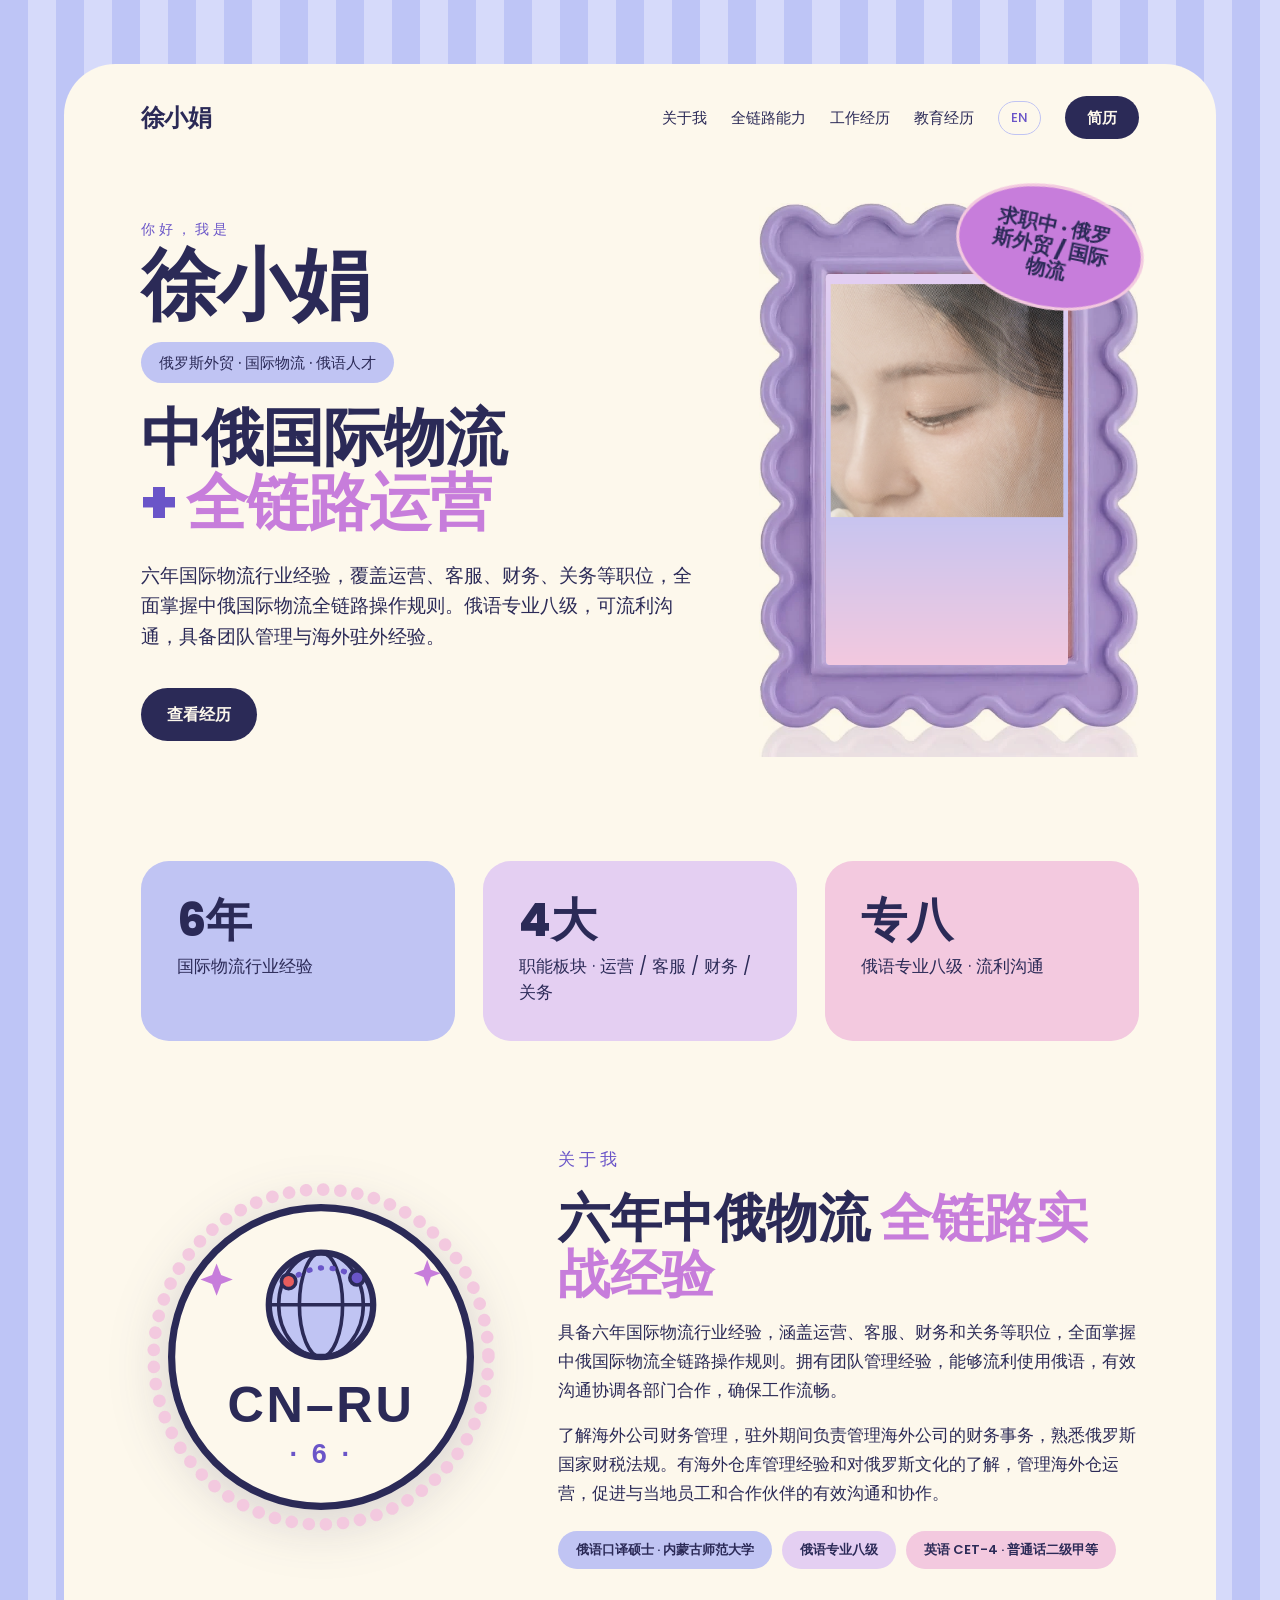
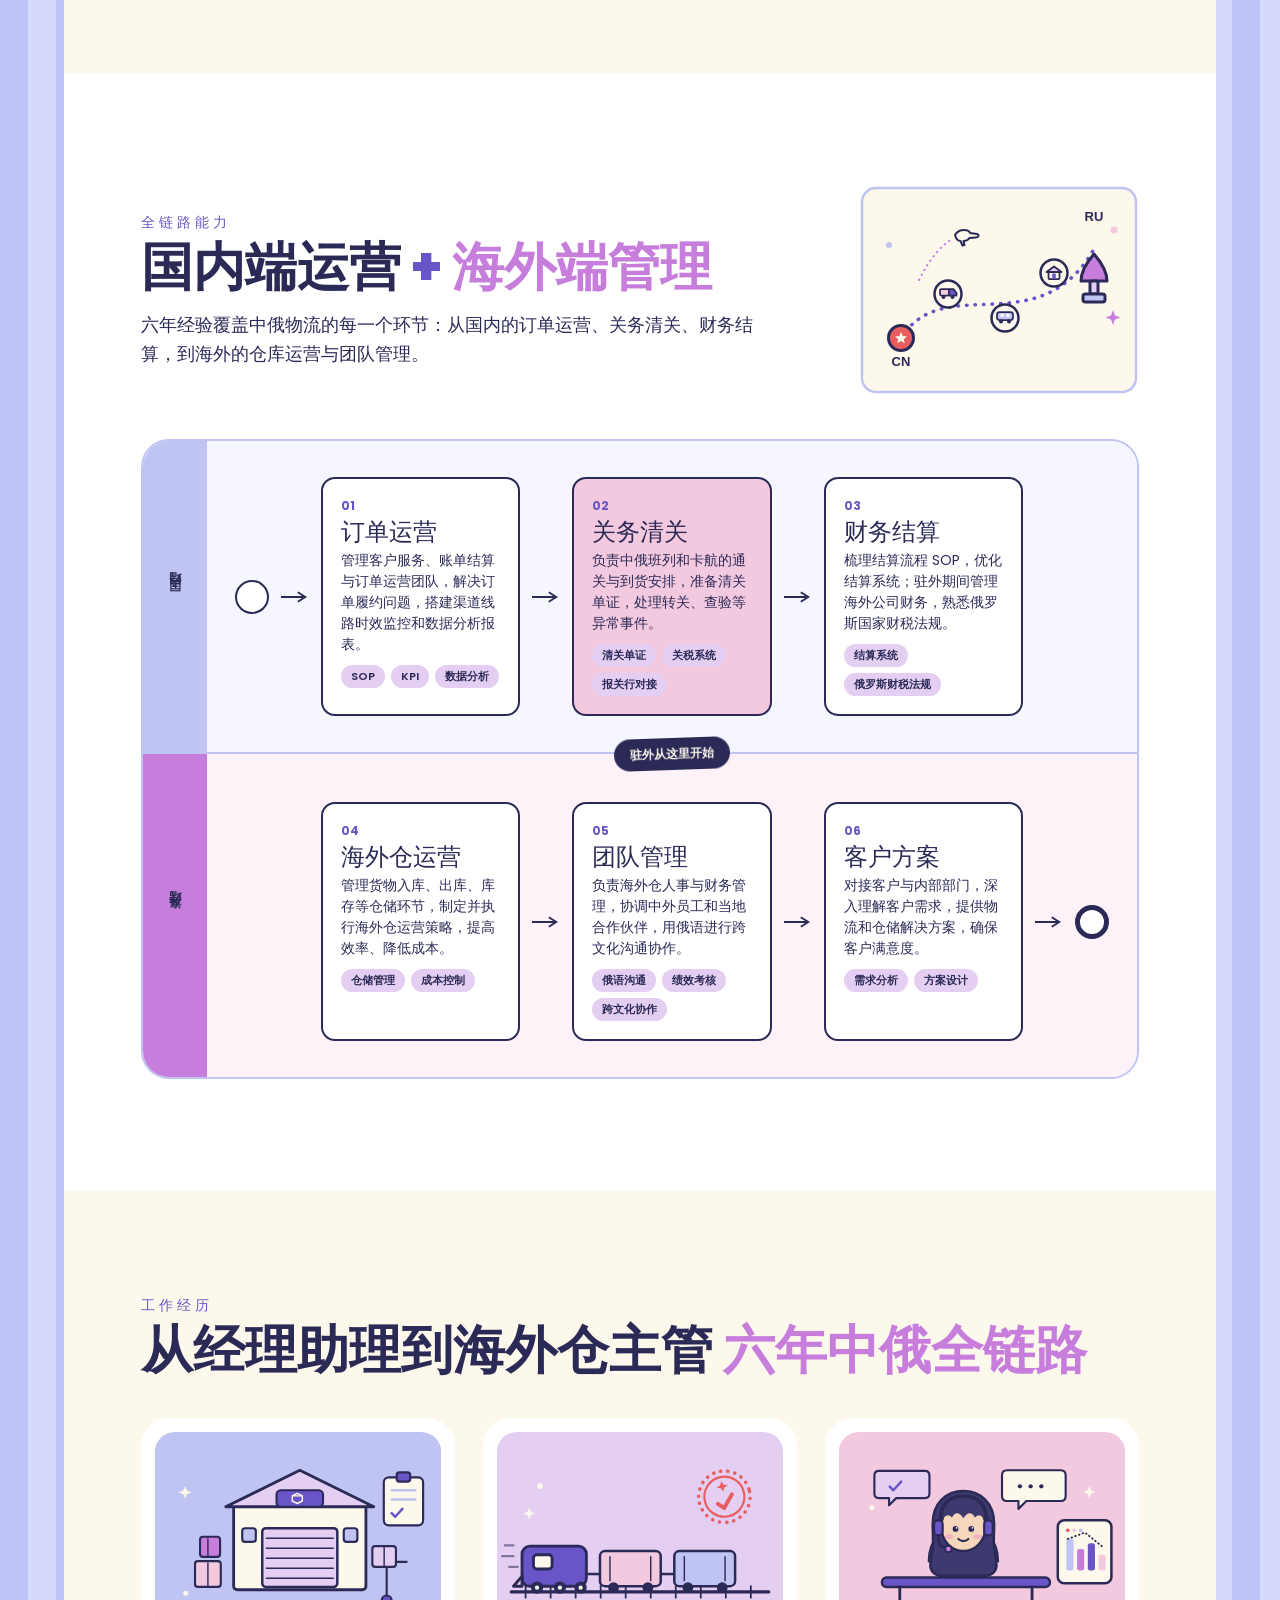
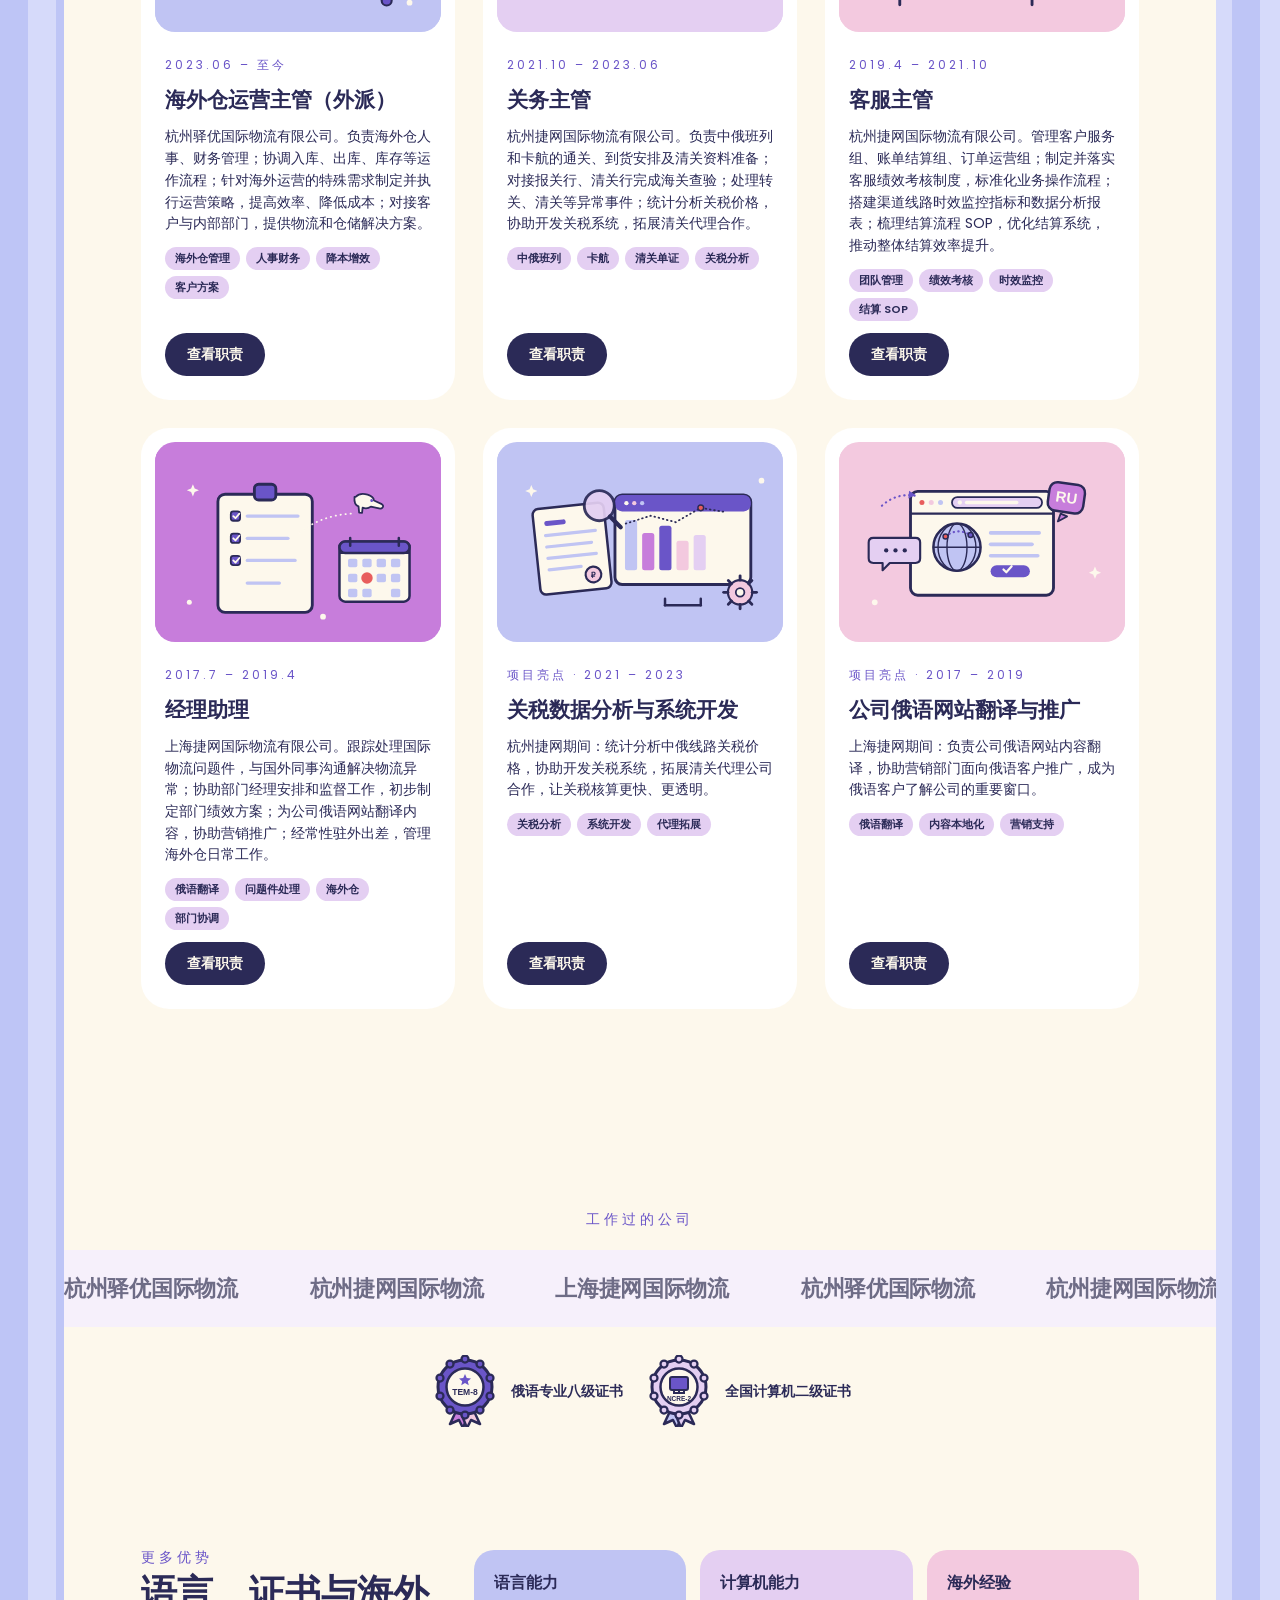
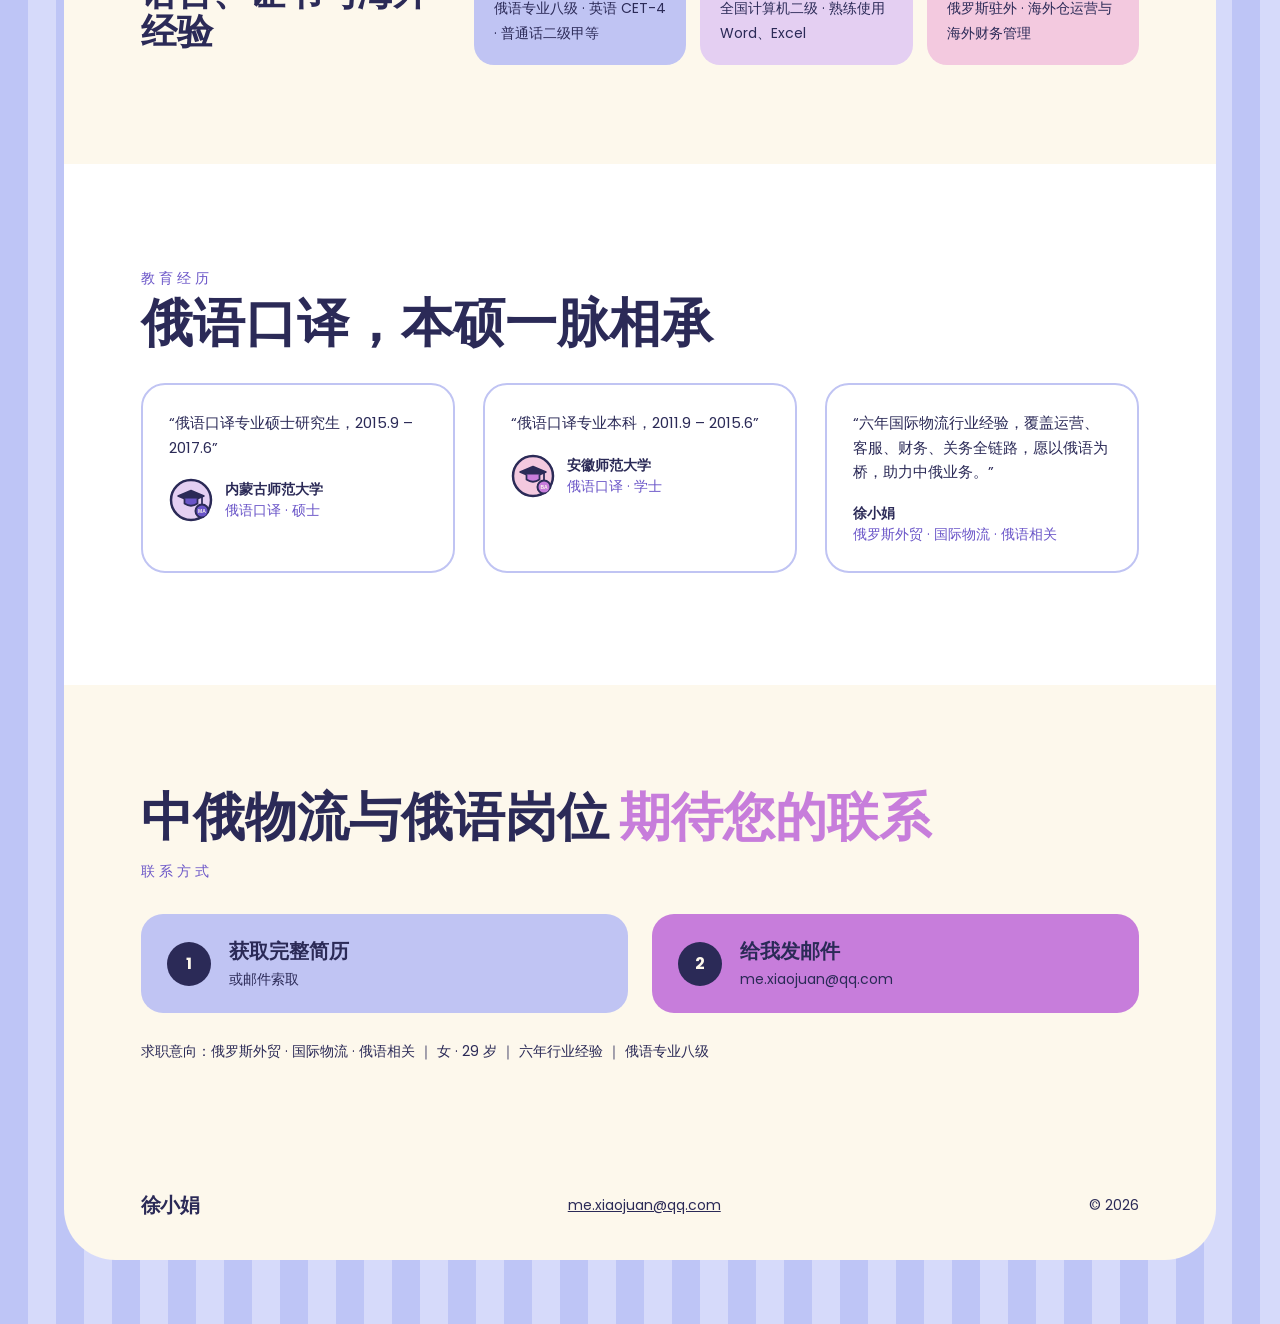
<file: index.html>
<!doctype html>
<html lang="zh-CN">
<head>
<meta charset="utf-8">
<meta name="viewport" content="width=device-width, initial-scale=1">
<title>徐小娟 Xu Xiaojuan · 中俄国际物流 / China–Russia Logistics / Логистика Китай–Россия</title>
<meta name="description" content="六年中俄国际物流全链路经验 · 俄语专业八级 · 6 years of China–Russia logistics · Russian TEM-8 · Шесть лет логистики Китай–Россия, русский TEM-8. 求职意向：俄罗斯外贸、国际物流、俄语相关岗位。">
<link rel="preconnect" href="https://fonts.googleapis.com">
<link rel="preconnect" href="https://fonts.gstatic.com" crossorigin>
<link href="https://fonts.googleapis.com/css2?family=Poppins:wght@400;500;600;700;800&display=swap" rel="stylesheet">
<link rel="stylesheet" href="styles.css?v=2">
</head>
<body>
<div class="page"><main class="sheet" id="app" aria-live="polite"><p class="pad" style="padding-top:48px">Loading…</p></main></div>
<script src="app.js?v=2"></script>
</body>
</html>
</file>
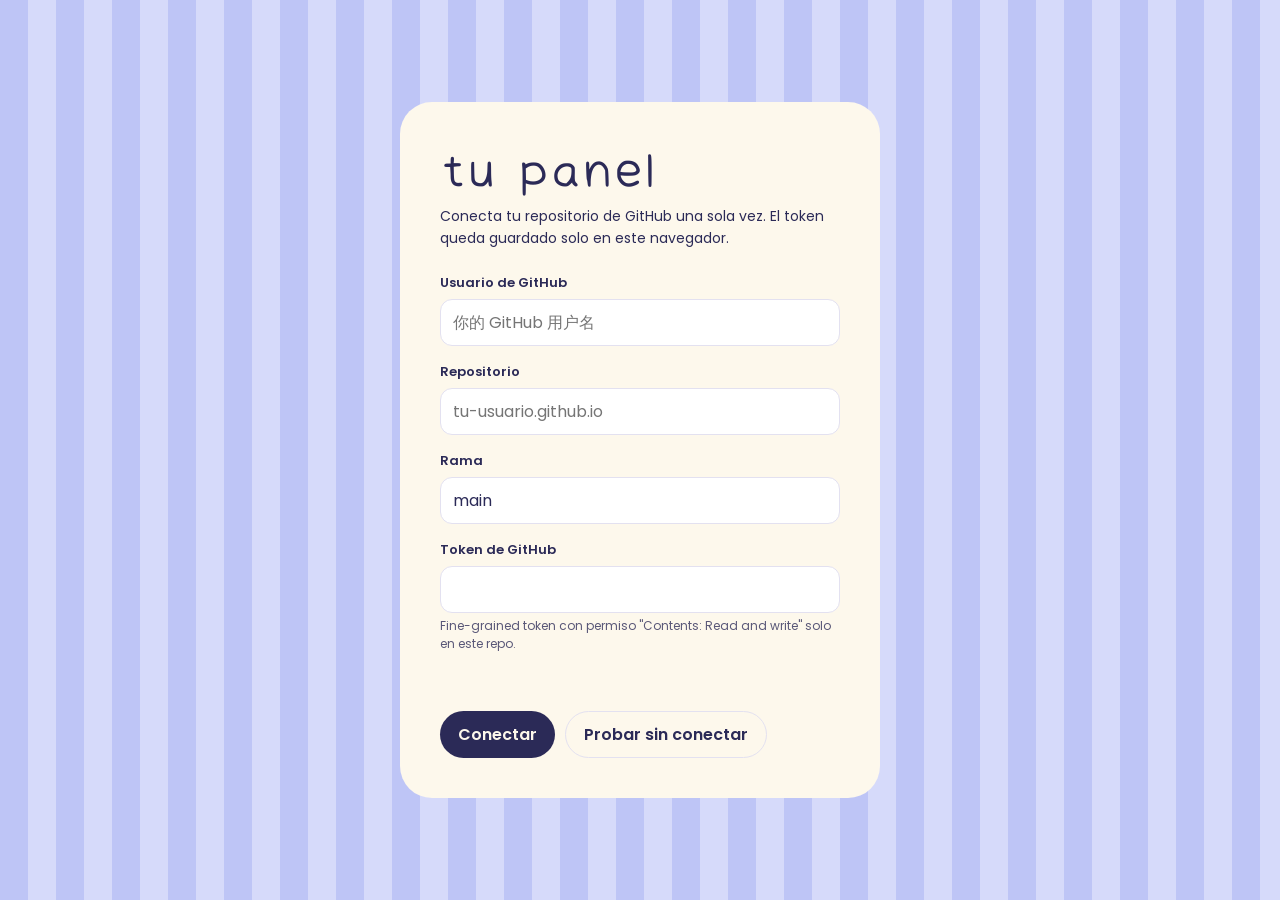
<file: admin/index.html>
<!doctype html>
<html lang="es">
<head>
<meta charset="utf-8">
<meta name="viewport" content="width=device-width, initial-scale=1">
<meta name="robots" content="noindex">
<title>内容管理面板 · 个人网站</title>
<link rel="preconnect" href="https://fonts.googleapis.com">
<link href="https://fonts.googleapis.com/css2?family=Poppins:wght@400;500;600;700&display=swap" rel="stylesheet">
<style>
@font-face { font-family: 'Irene Florentina'; src: url('../assets/fonts/IreneFlorentina-Regular.woff2') format('woff2'); }
:root { --cream:#FDF8EC; --ink:#2B2A57; --violet:#6A55C8; --orchid:#C77DDB; --lavender:#C0C4F3; --lilac:#E4CFF2; --pink:#F3C9DF; --line:#E3E1F0; --danger:#B3261E; }
* { box-sizing: border-box; }
body { margin: 0; font-family: Poppins, system-ui, sans-serif; color: var(--ink); background: #F4F2FB; }
button, input, textarea, select { font: inherit; color: inherit; }
.hand { font-family: 'Irene Florentina', Poppins, sans-serif; }
.hidden { display: none !important; }
.btn { border: 0; border-radius: 999px; padding: 10px 18px; font-weight: 600; cursor: pointer; background: var(--lavender); }
.btn:disabled { opacity: .45; cursor: not-allowed; }
.btn-ink { background: var(--ink); color: var(--cream); }
.btn-orchid { background: var(--orchid); }
.btn-ghost { background: transparent; border: 1.5px solid var(--line); }
.btn-danger { background: #FBE4E2; color: var(--danger); }
.btn-sm { padding: 6px 12px; font-size: 13px; }

/* login */
.login { min-height: 100vh; display: flex; align-items: center; justify-content: center; padding: 24px; background: repeating-linear-gradient(90deg, #BEC5F6 0 28px, #D6DAFA 28px 56px); }
.login-card { width: 100%; max-width: 480px; background: var(--cream); border-radius: 32px; padding: 40px; }
.login-card h1 { margin: 0 0 4px; font-size: 44px; font-weight: 400; }
.login-card p { margin: 0 0 24px; font-size: 14px; line-height: 1.6; }
.field { display: block; margin-bottom: 16px; }
.field > span, .field > label > span { display: block; font-size: 13px; font-weight: 600; margin-bottom: 6px; }
.field small { display: block; font-size: 12px; color: #5A5878; margin-top: 4px; }
.field input, .field textarea, .field select { width: 100%; border: 1.5px solid var(--line); border-radius: 12px; padding: 10px 12px; background: #fff; }
.field textarea { min-height: 84px; resize: vertical; line-height: 1.5; }
.field input:focus, .field textarea:focus, .field select:focus { outline: 2px solid var(--violet); outline-offset: 1px; }
.pair { display: grid; grid-template-columns: 1fr 1fr; gap: 12px; }
.pair label > em { font-style: normal; font-size: 11px; font-weight: 700; letter-spacing: 1px; color: var(--violet); }
.error { color: var(--danger); font-size: 13px; min-height: 18px; }

/* app */
.top { position: sticky; top: 0; z-index: 10; display: flex; flex-wrap: wrap; align-items: center; gap: 12px; padding: 12px 20px; background: var(--cream); border-bottom: 1px solid var(--line); }
.top .title { font-size: 28px; margin-right: auto; }
.status { font-size: 13px; color: #5A5878; }
.layout { display: grid; grid-template-columns: 220px minmax(0, 1fr) minmax(0, 1fr); min-height: calc(100vh - 62px); }
.layout.no-preview { grid-template-columns: 220px minmax(0, 1fr); }
.side { background: #fff; border-right: 1px solid var(--line); padding: 16px 12px; }
.side button { display: block; width: 100%; text-align: left; background: none; border: 0; border-radius: 12px; padding: 10px 12px; margin-bottom: 4px; cursor: pointer; font-weight: 500; }
.side button.active { background: var(--lilac); font-weight: 600; }
.main { padding: 28px; overflow: auto; }
.main h2 { margin: 0 0 4px; font-size: 26px; }
.main .hint { margin: 0 0 20px; font-size: 14px; color: #5A5878; }
.preview { border-left: 1px solid var(--line); background: #fff; position: sticky; top: 62px; height: calc(100vh - 62px); }
.preview iframe { width: 100%; height: 100%; border: 0; }
.item { background: #fff; border: 1.5px solid var(--line); border-radius: 18px; margin-bottom: 12px; }
.item.off { opacity: .55; }
.item-head { display: flex; flex-wrap: wrap; align-items: center; gap: 8px; padding: 12px 14px; }
.item-head strong { flex: 1 1 200px; font-weight: 600; font-size: 15px; }
.item-body { border-top: 1px solid var(--line); padding: 16px 14px 4px; }
.box { background: #fff; border: 1.5px solid var(--line); border-radius: 18px; padding: 18px 16px 4px; }
.thumb { display: flex; align-items: center; gap: 12px; flex-wrap: wrap; }
.thumb img { width: 72px; height: 72px; object-fit: cover; border-radius: 12px; background: var(--lilac); }
.swatches { display: flex; gap: 8px; }
.swatch { width: 34px; height: 34px; border-radius: 50%; border: 3px solid transparent; cursor: pointer; }
.swatch.on { border-color: var(--ink); }
.toast { position: fixed; left: 50%; bottom: 24px; transform: translateX(-50%); background: var(--ink); color: var(--cream); padding: 12px 20px; border-radius: 999px; font-size: 14px; z-index: 50; }
@media (max-width: 1000px) { .layout, .layout.no-preview { grid-template-columns: 1fr; } .side { display: flex; flex-wrap: wrap; gap: 4px; } .side button { width: auto; } .preview { display: none; } .pair { grid-template-columns: 1fr; } }
</style>
</head>
<body>

<section id="login" class="login">
  <form class="login-card" id="loginForm">
    <h1 class="hand">tu panel</h1>
    <p>Conecta tu repositorio de GitHub una sola vez. El token queda guardado solo en este navegador.</p>
    <label class="field"><span>Usuario de GitHub</span><input id="owner" required autocomplete="username" placeholder="你的 GitHub 用户名"></label>
    <label class="field"><span>Repositorio</span><input id="repo" required placeholder="tu-usuario.github.io"></label>
    <label class="field"><span>Rama</span><input id="branch" value="main"></label>
    <label class="field"><span>Token de GitHub</span><input id="token" type="password" required autocomplete="current-password"><small>Fine-grained token con permiso "Contents: Read and write" solo en este repo.</small></label>
    <p class="error" id="loginError" role="alert"></p>
    <div style="display:flex;flex-wrap:wrap;gap:10px">
      <button class="btn btn-ink" type="submit">Conectar</button>
      <button class="btn btn-ghost" type="button" id="localBtn">Probar sin conectar</button>
    </div>
  </form>
</section>

<section id="appView" class="hidden">
  <header class="top">
    <span class="title hand">tu panel</span>
    <span class="status" id="status"></span>
    <button class="btn btn-ghost btn-sm" type="button" id="langBtn">Vista: EN</button>
    <button class="btn btn-ghost btn-sm" type="button" id="previewBtn">Ocultar vista previa</button>
    <a class="btn btn-ghost btn-sm" href="../" target="_blank" rel="noopener" style="text-decoration:none">Ver mi web ↗</a>
    <button class="btn btn-ghost btn-sm" type="button" id="logoutBtn">Salir</button>
    <button class="btn btn-orchid" type="button" id="publishBtn" disabled>Publicar</button>
  </header>
  <div class="layout" id="layout">
    <nav class="side" id="side" aria-label="Secciones"></nav>
    <div class="main" id="main"></div>
    <div class="preview" id="preview"><iframe id="frame" title="Vista previa" src="../index.html"></iframe></div>
  </div>
</section>

<script>
(function () {
  'use strict';
  var COLORS = { lavender: '#C0C4F3', lilac: '#E4CFF2', pink: '#F3C9DF', orchid: '#C77DDB' };
  var SECTIONS = [
    { key: 'hero', label: 'Hero', hint: 'Lo primero que ve el recruiter.', type: 'object', fields: [
      ['eyebrow', 'Saludo pequeño', 'i18n'], ['pill', 'Etiqueta', 'i18n'], ['title_a', 'Título, línea 1', 'i18n'], ['title_b', 'Título, línea 2 (en orquídea)', 'i18n'],
      ['promise', 'Tu promesa', 'i18n-area'], ['sticker', 'Texto del óvalo (vacío = sin óvalo)', 'i18n'], ['photo', 'Foto dentro del marco', 'image'] ] },
    { key: 'stats', label: 'Cifras', hint: 'Números grandes en tarjetas de color.', type: 'list', title: function (x) { return (x.value && (x.value.zh || x.value.en || x.value.ru)) || '0'; },
      blank: { value: { zh: '', ru: '', en: '' }, label: { zh: '', ru: '', en: '' }, color: 'lavender' },
      fields: [['value', 'Número', 'i18n'], ['label', 'Texto', 'i18n'], ['color', 'Color', 'color']] },
    { key: 'about', label: 'Sobre mí', type: 'object', fields: [
      ['eyebrow', 'Saludo pequeño', 'i18n'], ['title_a', 'Título', 'i18n'], ['title_b', 'Título (en orquídea)', 'i18n'], ['p1', 'Párrafo 1', 'i18n-area'], ['p2', 'Párrafo 2', 'i18n-area'],
      ['pills', 'Píldoras', 'i18n-list'], ['photo', 'Foto redonda', 'image'] ] },
    { key: 'method', label: 'How I work', hint: 'Textos del pool BPMN. Los pasos se editan en "Pasos del método".', type: 'object', fields: [
      ['eyebrow', 'Saludo pequeño', 'i18n'], ['title_a', 'Título', 'i18n'], ['title_b', 'Título (en orquídea)', 'i18n'], ['intro', 'Introducción', 'i18n-area'],
      ['lane1', 'Carril 1', 'i18n'], ['lane2', 'Carril 2', 'i18n'], ['marker', 'Etiqueta sobre el carril 2', 'i18n'], ['image', 'Ilustración', 'image'] ] },
    { key: 'steps', label: 'Pasos del método', type: 'list', title: function (x) { return (x.title && (x.title.zh || x.title.en || x.title.ru)) || 'Paso'; },
      blank: { lane: '1', title: { zh: '', ru: '', en: '' }, text: { zh: '', ru: '', en: '' }, tools: { zh: '', ru: '', en: '' } },
      fields: [['title', 'Título', 'i18n'], ['text', 'Texto', 'i18n-area'], ['tools', 'Herramientas (separadas por coma)', 'i18n'], ['lane', 'Carril', 'lane']] },
    { key: 'cases', label: 'Casos', hint: 'Agrega, edita, oculta o reordena tus casos.', type: 'list', title: function (x) { return (x.title && (x.title.zh || x.title.en || x.title.ru)) || 'Nuevo caso'; },
      blank: { label: { zh: '', ru: '', en: '' }, title: { zh: '', ru: '', en: '' }, summary: { zh: '', ru: '', en: '' }, metrics: { zh: '', ru: '', en: '' }, image: '', color: 'lavender', link: '', button: { zh: '', ru: '', en: '' } },
      fields: [['label', 'Etiqueta (ej. PROCESS INTELLIGENCE)', 'i18n'], ['title', 'Título de la tarjeta', 'i18n'], ['summary', 'Resumen', 'i18n-area'], ['metrics', 'Métricas (separadas por coma)', 'i18n'],
        ['image', 'Imagen', 'image'], ['color', 'Color de fondo de la imagen', 'color'], ['link', 'Link (caso completo, demo o PDF)', 'text'], ['button', 'Texto del botón', 'i18n']] },
    { key: 'brands', label: 'Empresas', hint: 'Sube cada logo en PNG o SVG con fondo transparente. Se muestran en gris.', type: 'list', title: function (x) { return (x.name && (x.name.zh || x.name.en || x.name.ru)) || 'Empresa'; },
      blank: { name: { zh: '', ru: '', en: '' }, via: '', logo: '' }, fields: [['name', 'Nombre', 'i18n'], ['via', 'Nota (ej. via RPROTON)', 'text'], ['logo', 'Logo', 'image']] },
    { key: 'certs', label: 'Certificaciones', type: 'list', title: function (x) { return (x.name && (x.name.zh || x.name.en || x.name.ru)) || 'Certificación'; },
      blank: { name: { zh: '', ru: '', en: '' }, image: '', link: '' }, fields: [['name', 'Nombre', 'i18n'], ['image', 'Badge', 'image'], ['link', 'Link de verificación', 'text']] },
    { key: 'lab', label: 'Lab', type: 'list', title: function (x) { return (x.title && (x.title.zh || x.title.en || x.title.ru)) || 'Proyecto'; },
      blank: { title: { zh: '', ru: '', en: '' }, text: { zh: '', ru: '', en: '' }, link: '', color: 'lavender' }, fields: [['title', 'Nombre', 'i18n'], ['text', 'Descripción corta', 'i18n'], ['link', 'Link', 'text'], ['color', 'Color', 'color']] },
    { key: 'testimonials', label: 'Testimonios', type: 'list', title: function (x) { return (x.name && (x.name.zh || x.name.en || x.name.ru)) || 'Testimonio'; },
      blank: { quote: { zh: '', ru: '', en: '' }, name: { zh: '', ru: '', en: '' }, role: { zh: '', ru: '', en: '' }, photo: '' }, fields: [['quote', 'Testimonio', 'i18n-area'], ['name', 'Nombre completo', 'i18n'], ['role', 'Cargo', 'i18n'], ['photo', 'Foto', 'image']] },
    { key: 'contact', label: 'Contacto', type: 'object', fields: [['title_a', 'Título', 'i18n'], ['title_b', 'Título (en orquídea)', 'i18n'], ['facts', 'Datos prácticos', 'i18n-area']] },
    { key: 'settings', label: 'Redes y CV', type: 'object', fields: [['name', 'Tu nombre', 'i18n'], ['email', 'Email', 'text'], ['github', 'GitHub (link)', 'text'], ['linkedin', 'LinkedIn (link)', 'text'], ['tiktok', 'TikTok (link)', 'text'],
      ['resume_zh', 'CV en chino (PDF)', 'file'], ['resume_ru', 'CV en ruso (PDF)', 'file'], ['resume_en', 'CV en inglés (PDF)', 'file']] }
  ];

  var cfg = load('mc-admin') || {};
  var mode = null, content = null, sha = null, dirty = false, current = 'hero', open = {}, previewLang = 'zh', blobs = {};
  var LANGS = [['zh', '中'], ['ru', 'RU'], ['en', 'EN']];
  var $ = function (id) { return document.getElementById(id); };

  function load(k) { try { return JSON.parse(localStorage.getItem(k)); } catch (e) { return null; } }
  function save(k, v) { try { localStorage.setItem(k, JSON.stringify(v)); } catch (e) {} }
  function esc(s) { return String(s == null ? '' : s).replace(/[&<>"']/g, function (c) { return { '&': '&amp;', '<': '&lt;', '>': '&gt;', '"': '&quot;', "'": '&#39;' }[c]; }); }
  function toast(msg) { var d = document.createElement('div'); d.className = 'toast'; d.setAttribute('role', 'status'); d.textContent = msg; document.body.appendChild(d); setTimeout(function () { d.remove(); }, 3200); }
  function b64encode(str) { var bytes = new TextEncoder().encode(str), bin = ''; bytes.forEach(function (b) { bin += String.fromCharCode(b); }); return btoa(bin); }
  function b64decode(b64) { var bin = atob(b64.replace(/\n/g, '')), bytes = new Uint8Array(bin.length); for (var i = 0; i < bin.length; i++) bytes[i] = bin.charCodeAt(i); return new TextDecoder().decode(bytes); }
  function api(path, opts) {
    opts = opts || {};
    return fetch('https://api.github.com/repos/' + encodeURIComponent(cfg.owner) + '/' + encodeURIComponent(cfg.repo) + path, {
      method: opts.method || 'GET',
      headers: { Authorization: 'Bearer ' + cfg.token, Accept: 'application/vnd.github+json', 'Content-Type': 'application/json' },
      body: opts.body ? JSON.stringify(opts.body) : undefined
    }).then(function (r) { return r.json().then(function (j) { if (!r.ok) throw new Error(j.message || ('Error ' + r.status)); return j; }); });
  }

  // ---------- connect ----------
  $('owner').value = cfg.owner || ''; $('repo').value = cfg.repo || ''; $('branch').value = cfg.branch || 'main'; $('token').value = cfg.token || '';
  $('loginForm').addEventListener('submit', function (e) {
    e.preventDefault();
    cfg = { owner: $('owner').value.trim(), repo: $('repo').value.trim(), branch: $('branch').value.trim() || 'main', token: $('token').value.trim() };
    $('loginError').textContent = '';
    if (!cfg.owner || !cfg.repo || !cfg.token) { $('loginError').textContent = 'Completa usuario, repositorio y token.'; return; }
    api('/contents/content.json?ref=' + encodeURIComponent(cfg.branch)).then(function (f) {
      save('mc-admin', cfg); mode = 'github'; sha = f.sha; start(JSON.parse(b64decode(f.content)));
    }).catch(function (err) { $('loginError').textContent = 'No pude conectar: ' + err.message; });
  });
  $('localBtn').addEventListener('click', function () {
    fetch('../content.json', { cache: 'no-store' }).then(function (r) { return r.json(); }).then(function (c) { mode = 'local'; start(load('mc-local-draft') || c); })
      .catch(function () { $('loginError').textContent = 'No encontré content.json.'; });
  });
  if (cfg.owner && cfg.token) $('loginForm').requestSubmit();

  function start(c) {
    content = c;
    $('login').classList.add('hidden'); $('appView').classList.remove('hidden');
    $('publishBtn').textContent = mode === 'github' ? 'Publicar' : 'Descargar content.json';
    setStatus(mode === 'github' ? 'Conectado a ' + cfg.owner + '/' + cfg.repo : 'Modo prueba: los cambios no se publican');
    renderSide(); renderMain(); sendPreview();
  }
  function setStatus(s) { $('status').textContent = s; }
  function markDirty() { dirty = true; $('publishBtn').disabled = false; setStatus('Cambios sin publicar'); if (mode === 'local') save('mc-local-draft', content); schedulePreview(); }

  // ---------- preview ----------
  var timer = null;
  function schedulePreview() { clearTimeout(timer); timer = setTimeout(sendPreview, 250); }
  function withBlobs(obj) { var s = JSON.stringify(obj); Object.keys(blobs).forEach(function (p) { s = s.split(JSON.stringify(p).slice(1, -1)).join(blobs[p]); }); return JSON.parse(s); }
  function sendPreview() { if (!content) return; var w = $('frame').contentWindow; if (w) w.postMessage({ type: 'mc-preview', content: withBlobs(content), lang: previewLang }, location.origin); }
  $('frame').addEventListener('load', sendPreview);
  $('langBtn').addEventListener('click', function () { previewLang = previewLang === 'zh' ? 'ru' : previewLang === 'ru' ? 'en' : 'zh'; this.textContent = 'Vista: ' + ({ zh: '中文', ru: 'РУС', en: 'EN' })[previewLang]; sendPreview(); });
  $('previewBtn').addEventListener('click', function () { var off = $('layout').classList.toggle('no-preview'); $('preview').classList.toggle('hidden', off); this.textContent = off ? 'Mostrar vista previa' : 'Ocultar vista previa'; });
  $('logoutBtn').addEventListener('click', function () { if (dirty && !confirm('Tienes cambios sin publicar. ¿Salir igual?')) return; localStorage.removeItem('mc-admin'); location.reload(); });
  window.addEventListener('beforeunload', function (e) { if (dirty) { e.preventDefault(); e.returnValue = ''; } });

  // ---------- publish ----------
  $('publishBtn').addEventListener('click', function () {
    var btn = this;
    if (mode === 'local') {
      var a = document.createElement('a'); a.href = URL.createObjectURL(new Blob([JSON.stringify(content, null, 2)], { type: 'application/json' })); a.download = 'content.json'; a.click();
      toast('Descargado. En modo prueba no se publica nada.'); return;
    }
    btn.disabled = true; setStatus('Publicando…');
    api('/contents/content.json', { method: 'PUT', body: { message: 'Update portfolio content from admin panel', content: b64encode(JSON.stringify(content, null, 2) + '\n'), sha: sha, branch: cfg.branch } })
      .then(function (r) { sha = r.content.sha; dirty = false; setStatus('Publicado. Tu web se actualiza en 1 o 2 minutos.'); toast('¡Publicado!'); })
      .catch(function (err) { btn.disabled = false; setStatus('No se pudo publicar'); alert('No se pudo publicar: ' + err.message + '\n\nSi editaste desde otro navegador, recarga el panel.'); });
  });

  // ---------- uploads ----------
  function readFile(file) { return new Promise(function (ok, ko) { var r = new FileReader(); r.onload = function () { ok(r.result); }; r.onerror = ko; r.readAsDataURL(file); }); }
  function upload(file) {
    return readFile(file).then(function (dataUrl) {
      if (mode === 'local') return dataUrl;
      var clean = file.name.toLowerCase().replace(/[^a-z0-9.\-]+/g, '-');
      var path = 'assets/uploads/' + Date.now() + '-' + clean;
      setStatus('Subiendo ' + file.name + '…');
      return api('/contents/' + path, { method: 'PUT', body: { message: 'Upload ' + clean, content: dataUrl.split(',')[1], branch: cfg.branch } })
        .then(function () { blobs[path] = dataUrl; setStatus('Imagen subida. Recuerda publicar.'); return path; });
    });
  }

  // ---------- render ----------
  function renderSide() {
    $('side').innerHTML = SECTIONS.map(function (s) { return '<button type="button" data-k="' + s.key + '" class="' + (s.key === current ? 'active' : '') + '">' + esc(s.label) + '</button>'; }).join('');
    Array.prototype.forEach.call($('side').querySelectorAll('button'), function (b) { b.addEventListener('click', function () { current = b.dataset.k; renderSide(); renderMain(); }); });
  }
  function sectionDef(k) { return SECTIONS.filter(function (s) { return s.key === k; })[0]; }

  function renderMain() {
    var def = sectionDef(current), main = $('main');
    main.innerHTML = '<h2>' + esc(def.label) + '</h2><p class="hint">' + esc(def.hint || '') + '</p>';
    if (def.type === 'object') {
      content[def.key] = content[def.key] || {};
      var box = document.createElement('div'); box.className = 'box';
      def.fields.forEach(function (f) { box.appendChild(fieldEl(content[def.key], f)); });
      main.appendChild(box);
      return;
    }
    var arr = content[def.key] = content[def.key] || [];
    arr.forEach(function (item, i) {
      var id = def.key + i, el = document.createElement('div');
      el.className = 'item' + (item.hidden ? ' off' : '');
      el.innerHTML = '<div class="item-head"><strong>' + esc(def.title(item) || '(sin título)') + (item.hidden ? ' · oculto' : '') + '</strong>' +
        '<button class="btn btn-ghost btn-sm" data-a="up" aria-label="Subir"' + (i === 0 ? ' disabled' : '') + '>↑</button>' +
        '<button class="btn btn-ghost btn-sm" data-a="down" aria-label="Bajar"' + (i === arr.length - 1 ? ' disabled' : '') + '>↓</button>' +
        '<button class="btn btn-ghost btn-sm" data-a="hide">' + (item.hidden ? 'Mostrar' : 'Ocultar') + '</button>' +
        '<button class="btn btn-sm" data-a="edit">' + (open[id] ? 'Cerrar' : 'Editar') + '</button>' +
        '<button class="btn btn-danger btn-sm" data-a="del">Borrar</button></div>';
      if (open[id]) { var body = document.createElement('div'); body.className = 'item-body'; def.fields.forEach(function (f) { body.appendChild(fieldEl(item, f, function () { el.querySelector('strong').textContent = def.title(item) || '(sin título)'; })); }); el.appendChild(body); }
      el.querySelector('.item-head').addEventListener('click', function (e) {
        var a = e.target.dataset && e.target.dataset.a; if (!a) return;
        if (a === 'edit') open[id] = !open[id];
        if (a === 'hide') { item.hidden = !item.hidden; markDirty(); }
        if (a === 'del') { if (!confirm('¿Borrar "' + (def.title(item) || 'este elemento') + '"?')) return; arr.splice(i, 1); open = {}; markDirty(); }
        if (a === 'up' && i > 0) { arr.splice(i - 1, 0, arr.splice(i, 1)[0]); open = {}; markDirty(); }
        if (a === 'down' && i < arr.length - 1) { arr.splice(i + 1, 0, arr.splice(i, 1)[0]); open = {}; markDirty(); }
        renderMain();
      });
      main.appendChild(el);
    });
    var add = document.createElement('button'); add.className = 'btn btn-ink'; add.type = 'button'; add.textContent = '+ Agregar ' + def.label.toLowerCase();
    add.addEventListener('click', function () { arr.push(JSON.parse(JSON.stringify(def.blank))); open = {}; open[def.key + (arr.length - 1)] = true; markDirty(); renderMain(); });
    main.appendChild(add);
  }

  function fieldEl(obj, f, onChange) {
    var key = f[0], label = f[1], type = f[2], wrap = document.createElement('div'), uid = 'f' + Math.random().toString(36).slice(2);
    var changed = function () { markDirty(); if (onChange) onChange(); };
    wrap.className = 'field';
    if (type === 'text') {
      wrap.innerHTML = '<label for="' + uid + '"><span>' + esc(label) + '</span></label><input id="' + uid + '" value="' + esc(obj[key]) + '">';
      wrap.querySelector('input').addEventListener('input', function (e) { obj[key] = e.target.value; changed(); });
    } else if (type === 'i18n' || type === 'i18n-area') {
      var v = obj[key] = (obj[key] && typeof obj[key] === 'object') ? obj[key] : { zh: obj[key] || '', ru: '', en: '' };
      var tag = type === 'i18n' ? 'input' : 'textarea';
      wrap.innerHTML = '<span>' + esc(label) + '</span><div class="pair">' + LANGS.map(function (l) {
        var inner = tag === 'input' ? '<input id="' + uid + l[0] + '" value="' + esc(v[l[0]]) + '">' : '<textarea id="' + uid + l[0] + '">' + esc(v[l[0]]) + '</textarea>';
        return '<label for="' + uid + l[0] + '"><em>' + l[1] + '</em>' + inner + '</label>';
      }).join('') + '</div>';
      LANGS.forEach(function (l) { wrap.querySelector('#' + uid + l[0]).addEventListener('input', function (e) { v[l[0]] = e.target.value; changed(); }); });
    } else if (type === 'i18n-list') {
      var arr = obj[key] = obj[key] || [];
      wrap.innerHTML = '<span>' + esc(label) + '</span>';
      arr.forEach(function (p, i) {
        var row = document.createElement('div'); row.className = 'pair'; row.style.marginBottom = '8px';
        row.innerHTML = LANGS.map(function (l) { return '<input aria-label="' + l[1] + '" value="' + esc(p[l[0]] || '') + '" style="flex:1">'; }).join('') + '<button class="btn btn-danger btn-sm" type="button" aria-label="Quitar">×</button>';
        var ins = row.querySelectorAll('input');
        LANGS.forEach(function (l, j) { ins[j].addEventListener('input', function (e) { p[l[0]] = e.target.value; changed(); }); });
        row.querySelector('button').addEventListener('click', function () { arr.splice(i, 1); changed(); renderMain(); });
        wrap.appendChild(row);
      });
      var add = document.createElement('button'); add.type = 'button'; add.className = 'btn btn-sm'; add.textContent = '+ Agregar píldora';
      add.addEventListener('click', function () { arr.push({ zh: '', ru: '', en: '' }); changed(); renderMain(); });
      wrap.appendChild(add);
    } else if (type === 'color') {
      wrap.innerHTML = '<span>' + esc(label) + '</span><div class="swatches" role="radiogroup">' + Object.keys(COLORS).map(function (c) {
        return '<button type="button" role="radio" aria-checked="' + (obj[key] === c) + '" aria-label="' + c + '" class="swatch' + (obj[key] === c ? ' on' : '') + '" data-c="' + c + '" style="background:' + COLORS[c] + '"></button>';
      }).join('') + '</div>';
      wrap.querySelectorAll('.swatch').forEach(function (b) { b.addEventListener('click', function () { obj[key] = b.dataset.c; changed(); wrap.querySelectorAll('.swatch').forEach(function (x) { x.classList.toggle('on', x === b); x.setAttribute('aria-checked', x === b); }); }); });
    } else if (type === 'lane') {
      wrap.innerHTML = '<label for="' + uid + '"><span>' + esc(label) + '</span></label><select id="' + uid + '"><option value="1">1 · Quitar trabajo</option><option value="2">2 · Automatizar</option></select>';
      var sel = wrap.querySelector('select'); sel.value = String(obj[key] || '1');
      sel.addEventListener('change', function (e) { obj[key] = e.target.value; changed(); });
    } else if (type === 'image' || type === 'file') {
      var src = obj[key] ? (blobs[obj[key]] || (obj[key].indexOf('data:') === 0 ? obj[key] : '../' + obj[key])) : '';
      wrap.innerHTML = '<label for="' + uid + '"><span>' + esc(label) + '</span></label><div class="thumb">' +
        (type === 'image' ? (src ? '<img src="' + esc(src) + '" alt="">' : '<img alt="">') : '<span style="font-size:13px">' + (obj[key] ? esc(obj[key].slice(0, 60)) : 'Sin archivo') + '</span>') +
        '<input id="' + uid + '" type="file" accept="' + (type === 'image' ? 'image/*' : 'application/pdf') + '">' +
        (obj[key] ? '<button class="btn btn-danger btn-sm" type="button">Quitar</button>' : '') + '</div>';
      wrap.querySelector('input').addEventListener('change', function (e) {
        var file = e.target.files[0]; if (!file) return;
        if (file.size > 4 * 1024 * 1024) { alert('El archivo pesa más de 4 MB. Usa uno más liviano.'); return; }
        upload(file).then(function (path) { obj[key] = path; changed(); renderMain(); }).catch(function (err) { alert('No se pudo subir: ' + err.message); });
      });
      var rm = wrap.querySelector('.btn-danger'); if (rm) rm.addEventListener('click', function () { obj[key] = ''; changed(); renderMain(); });
    }
    return wrap;
  }
})();
</script>
</body>
</html>
</file>
<file: styles.css>
@font-face { font-family: 'Irene Florentina'; src: url('assets/fonts/IreneFlorentina-Regular.woff2') format('woff2'); font-display: swap; }

:root {
  --cream: #FDF8EC;
  --ink: #2B2A57;
  --violet: #6A55C8;
  --orchid: #C77DDB;
  --lavender: #C0C4F3;
  --lilac: #E4CFF2;
  --pink: #F3C9DF;
  --stripe-a: #BEC5F6;
  --stripe-b: #D6DAFA;
  --white: #FFFFFF;
}

* { box-sizing: border-box; }
html { scroll-behavior: smooth; }
body {
  margin: 0;
  font-family: Poppins, system-ui, sans-serif;
  color: var(--ink);
  background: repeating-linear-gradient(90deg, var(--stripe-a) 0 28px, var(--stripe-b) 28px 56px);
}
a { color: var(--ink); }
a:hover { color: var(--violet); }
img { max-width: 100%; display: block; }

.page { padding: clamp(16px, 5vw, 80px) clamp(12px, 5vw, 72px); }
.sheet { max-width: 1280px; margin: 0 auto; background: var(--cream); border-radius: clamp(28px, 4vw, 56px); overflow: hidden; }
.pad { padding-left: clamp(24px, 6vw, 80px); padding-right: clamp(24px, 6vw, 80px); }

.hand { font-family: 'Irene Florentina', Poppins, sans-serif; font-weight: 400; }
.eyebrow { margin: 0 0 6px; font-size: 14px; letter-spacing: 4px; color: var(--violet); }
.h2 { margin: 0 0 16px; font-size: clamp(34px, 4.5vw, 52px); line-height: 1.08; font-weight: 800; }
.orchid { color: var(--orchid); }
.violet { color: var(--violet); }

.bg-lavender { background: var(--lavender); }
.bg-lilac { background: var(--lilac); }
.bg-pink { background: var(--pink); }
.bg-orchid { background: var(--orchid); }
.bg-white { background: var(--white); }

.btn { display: inline-block; padding: 14px 26px; border-radius: 999px; font-weight: 600; text-decoration: none; }
.btn-ink { background: var(--ink); color: var(--cream); }
.btn-ink:hover { color: var(--cream); opacity: .9; }
.pill { display: inline-block; padding: 9px 18px; border-radius: 999px; font-size: 13px; font-weight: 600; }

/* header */
.topbar { padding-top: 32px; padding-bottom: 8px; display: flex; flex-wrap: wrap; align-items: center; justify-content: space-between; gap: 16px; }
.logo { font-size: 34px; text-decoration: none; }
.nav { display: flex; flex-wrap: wrap; align-items: center; gap: 24px; font-size: 15px; font-weight: 500; }
.nav a { text-decoration: none; }
.menu-btn { display: none; width: 46px; height: 46px; border: 1.5px solid var(--lavender); border-radius: 14px; background: var(--white); padding: 0; cursor: pointer; flex-direction: column; align-items: center; justify-content: center; gap: 5px; }
.menu-btn span { display: block; width: 20px; height: 2px; border-radius: 2px; background: var(--ink); transition: transform .2s, opacity .2s; }
.topbar.open .menu-btn span:nth-child(1) { transform: translateY(7px) rotate(45deg); }
.topbar.open .menu-btn span:nth-child(2) { opacity: 0; }
.topbar.open .menu-btn span:nth-child(3) { transform: translateY(-7px) rotate(-45deg); }
.lang { background: none; border: 1.5px solid var(--lavender); border-radius: 999px; padding: 6px 12px; font: inherit; font-size: 13px; color: var(--violet); cursor: pointer; }

/* hero */
.hero { padding-top: 56px; padding-bottom: 104px; display: flex; flex-wrap: wrap; align-items: center; gap: 56px; }
.hero-text { flex: 1 1 520px; min-width: 0; }
.hero-name { margin: 2px 0 18px; font-family: Poppins, sans-serif; font-weight: 800; font-size: clamp(46px, 6.4vw, 78px); line-height: 1; letter-spacing: -2px; }
.name-font { font-family: Poppins, sans-serif; font-weight: 800; letter-spacing: -0.5px; }
.hero h1 { margin: 22px 0 0; font-size: clamp(40px, 5.2vw, 62px); line-height: 1.05; font-weight: 800; letter-spacing: -1.2px; }
.hero-promise { margin: 26px 0 0; font-size: 19px; line-height: 1.6; max-width: 600px; }
.hero-actions { display: flex; flex-wrap: wrap; gap: 12px; margin-top: 36px; }
.hero-photo { flex: 1 1 340px; min-width: 0; display: flex; justify-content: center; position: relative; }
.frame { position: relative; width: 100%; max-width: 380px; aspect-ratio: 686 / 1000; }
.frame-img { position: absolute; inset: 0; width: 100%; height: 100%; object-fit: contain; mix-blend-mode: multiply; }
.frame-photo { position: absolute; left: 17.8%; top: 12.8%; width: 63.6%; height: 70.6%; max-width: none; object-fit: cover; object-position: center top; border-radius: 4px; background: linear-gradient(160deg, var(--lilac) 0%, var(--lavender) 55%, var(--stripe-a) 100%); }
.sticker { position: absolute; top: -18px; right: -6px; max-width: 190px; background: var(--orchid); color: var(--ink); padding: 26px 26px; border-radius: 50%; font-size: 20px; font-weight: 800; line-height: 1.1; text-align: center; transform: rotate(12deg); border: 3px solid var(--pink); }

/* bento */
.grid { display: grid; gap: 28px; }
.grid-3 { grid-template-columns: repeat(auto-fit, minmax(260px, 1fr)); }
.card { border-radius: 28px; padding: 36px; }
.stat-value { font-size: 46px; font-weight: 800; line-height: 1; }
.stat-label { margin-top: 10px; font-size: 17px; }

/* about */
.about { padding-top: 104px; padding-bottom: 104px; display: flex; flex-wrap: wrap; align-items: center; gap: 56px; }
.about-photo { flex: 1 1 300px; display: flex; justify-content: center; }
.about-photo img { width: 100%; max-width: 360px; height: auto; filter: drop-shadow(0 10px 22px rgba(43, 42, 87, .16)); }
.about-text { flex: 1 1 520px; min-width: 0; }
.about-text p { font-size: 17px; line-height: 1.7; margin: 0 0 16px; }
.pills { display: flex; flex-wrap: wrap; gap: 10px; margin-top: 24px; }

/* method / BPMN pool */
.method { padding-top: 112px; padding-bottom: 112px; }
.method-head { display: flex; flex-wrap: wrap; align-items: center; gap: 32px; margin-bottom: 44px; }
.method-head > div { flex: 1 1 520px; }
.method-head img { flex: 0 1 280px; width: 280px; }
.method-intro { margin: 0; font-size: 18px; line-height: 1.6; max-width: 640px; }
.pool { background: var(--white); border: 2px solid var(--lavender); border-radius: 28px; overflow: hidden; }
.lane { display: flex; }
.lane + .lane { border-top: 2px solid var(--lavender); }
.lane-label { flex: 0 0 64px; display: flex; align-items: center; justify-content: center; }
.lane-label span { writing-mode: vertical-rl; transform: rotate(180deg); font-size: 12px; font-weight: 700; letter-spacing: 3px; text-transform: uppercase; }
.lane-body { flex: 1 1 auto; min-width: 0; padding: 36px 28px; display: grid; grid-template-columns: 34px 28px repeat(var(--n, 3), minmax(0, 1fr) 28px) 34px; align-items: center; column-gap: 12px; position: relative; }
.lane-body > .task { align-self: stretch; }
.lane-body > .arrow, .lane-body > .event { justify-self: center; }
.lane-1 .lane-label { background: var(--lavender); }
.lane-1 .lane-body { background: #F6F6FE; }
.lane-2 .lane-label { background: var(--orchid); }
.lane-2 .lane-body { background: #FCF2F8; padding-top: 48px; }
.event { flex: 0 0 34px; width: 34px; height: 34px; box-sizing: border-box; border-radius: 50%; border: 2px solid var(--ink); background: var(--white); }
.event.end { border-width: 5px; }
.arrow { width: 28px; height: 12px; flex: 0 0 28px; display: block; }
.task { min-width: 0; background: var(--white); border: 2px solid var(--ink); border-radius: 14px; padding: 18px; }
.task.hot { background: var(--pink); }
.task-num { font-size: 12px; font-weight: 700; color: var(--violet); }
.task h3 { margin: 2px 0 6px; font-size: clamp(21px, 1.9vw, 28px); line-height: 1.1; }
.task p { margin: 0 0 10px; font-size: 14px; line-height: 1.5; }
.chips { display: flex; flex-wrap: wrap; gap: 6px; }
.chip { background: var(--lilac); padding: 3px 10px; border-radius: 999px; font-size: 11px; font-weight: 600; }
.marker { position: absolute; top: -16px; left: 50%; transform: translateX(-50%) rotate(-2deg); background: var(--ink); color: var(--cream); padding: 7px 16px; border-radius: 999px; font-size: 12px; font-weight: 600; white-space: nowrap; }

/* cases */
.cases { padding-top: 104px; padding-bottom: 104px; }
.case { background: var(--white); border-radius: 28px; overflow: hidden; display: flex; flex-direction: column; }
.case-img { height: 200px; margin: 14px 14px 0; border-radius: 20px; display: flex; align-items: center; justify-content: center; font-weight: 600; font-size: 14px; overflow: hidden; }
.case-img img { width: 100%; height: 100%; object-fit: contain; }
.case-body { padding: 24px; display: flex; flex-direction: column; gap: 12px; flex: 1; }
.case-label { font-size: 12px; letter-spacing: 3px; color: var(--violet); }
.case h3 { margin: 0; font-size: 21px; line-height: 1.35; font-weight: 700; }
.case p { margin: 0; font-size: 14px; line-height: 1.55; }
.case .btn { margin-top: auto; align-self: flex-start; padding: 11px 22px; font-size: 14px; }

/* brands marquee */
.brands { padding-top: 96px; padding-bottom: 24px; }
.marquee { overflow: hidden; padding: 22px 0; background: #F6F0FB; }
.marquee-track { display: flex; align-items: center; gap: 72px; width: max-content; animation: marquee 32s linear infinite; }
.marquee:hover .marquee-track { animation-play-state: paused; }
.brand { display: flex; align-items: center; gap: 8px; font-size: 22px; font-weight: 800; letter-spacing: -0.3px; color: #6E6C86; white-space: nowrap; }
.brand img { height: 40px; width: auto; max-width: 180px; object-fit: contain; filter: grayscale(1) contrast(1.1); opacity: .75; }
.brand img[src*="french-tech"] { height: 64px; }
.brand small { font-size: 12px; font-weight: 500; }
@keyframes marquee { from { transform: translateX(0); } to { transform: translateX(-50%); } }
@media (prefers-reduced-motion: reduce) { .marquee-track { animation: none; flex-wrap: wrap; width: auto; justify-content: center; } }

.certs { display: flex; flex-wrap: wrap; justify-content: center; align-items: center; gap: 20px; margin-top: 28px; font-size: 14px; }
.certs a { display: flex; align-items: center; gap: 10px; text-decoration: none; font-weight: 600; }
.certs img { height: 72px; width: auto; }

/* lab, words */
.lab { padding-top: 96px; padding-bottom: 96px; display: flex; flex-wrap: wrap; align-items: center; gap: 24px 40px; }
.lab > div:first-child { flex: 1 1 240px; }
.lab-grid { flex: 2 1 560px; display: grid; grid-template-columns: repeat(auto-fit, minmax(180px, 1fr)); gap: 14px; }
.lab-item { border-radius: 20px; padding: 20px; text-decoration: none; display: block; }
.words { padding-top: 104px; padding-bottom: 112px; }
.quote { margin: 0; background: var(--white); border-radius: 24px; padding: 26px; border: 2px solid var(--lavender); }
.quote blockquote { margin: 0 0 18px; font-size: 15px; line-height: 1.65; }
.quote figcaption { font-size: 14px; display: flex; align-items: center; gap: 12px; }
.quote figcaption img { width: 44px; height: 44px; border-radius: 50%; object-fit: cover; }

/* contact */
.contact { padding-top: 104px; padding-bottom: 96px; }
.steps-cta { display: grid; grid-template-columns: repeat(auto-fit, minmax(280px, 1fr)); gap: 24px; }
.step-cta { border-radius: 22px; padding: 22px 26px; display: flex; align-items: center; gap: 18px; text-decoration: none; }
.step-cta strong { font-size: 20px; font-weight: 800; }
.step-num { flex: 0 0 44px; height: 44px; border-radius: 50%; background: var(--ink); color: var(--cream); display: flex; align-items: center; justify-content: center; font-weight: 700; }
.facts { margin: 28px 0 0; font-size: 14px; }

.footer { padding-top: 32px; padding-bottom: 40px; display: flex; flex-wrap: wrap; justify-content: space-between; align-items: center; gap: 16px; font-size: 14px; }
.footer .links { display: flex; flex-wrap: wrap; gap: 22px; }

@media (max-width: 860px) {
  .topbar { position: relative; flex-wrap: nowrap; }
  .menu-btn { display: flex; }
  .nav { display: none; position: absolute; top: calc(100% + 4px); left: clamp(24px, 6vw, 80px); right: clamp(24px, 6vw, 80px); z-index: 20; flex-direction: column; align-items: stretch; gap: 4px; padding: 14px; background: var(--white); border: 1.5px solid var(--lavender); border-radius: 20px; box-shadow: 0 16px 40px rgba(43, 42, 87, .14); font-size: 17px; }
  .topbar.open .nav { display: flex; }
  .nav a:not(.btn) { padding: 12px 14px; border-radius: 12px; }
  .nav a:not(.btn):hover { background: #F6F0FB; }
  .nav .lang { align-self: flex-start; margin: 6px 14px; }
  .nav .btn { text-align: center; margin-top: 6px; }
}
@media (max-width: 1180px) {
  .lane { flex-direction: column; }
  .lane-label { flex: 0 0 auto; padding: 10px; }
  .lane-label span { writing-mode: horizontal-tb; transform: none; }
  .lane-body { grid-template-columns: 1fr; row-gap: 10px; justify-items: center; }
  .lane-body > .task { width: 100%; }
  .lane-body > .ph { display: none; }
  .lane-2 .lane-body { padding-top: 28px; }
  .marker { position: static; transform: rotate(-2deg); margin-bottom: 8px; }
  .arrow { transform: rotate(90deg); }
}
@media (max-width: 640px) {
  .lane { flex-direction: column; }
  .lane-label { flex: 0 0 auto; padding: 10px; }
  .lane-label span { writing-mode: horizontal-tb; transform: none; }
  .arrow { transform: rotate(90deg); }
  .sticker { font-size: 15px; padding: 18px; }
}
</file>
